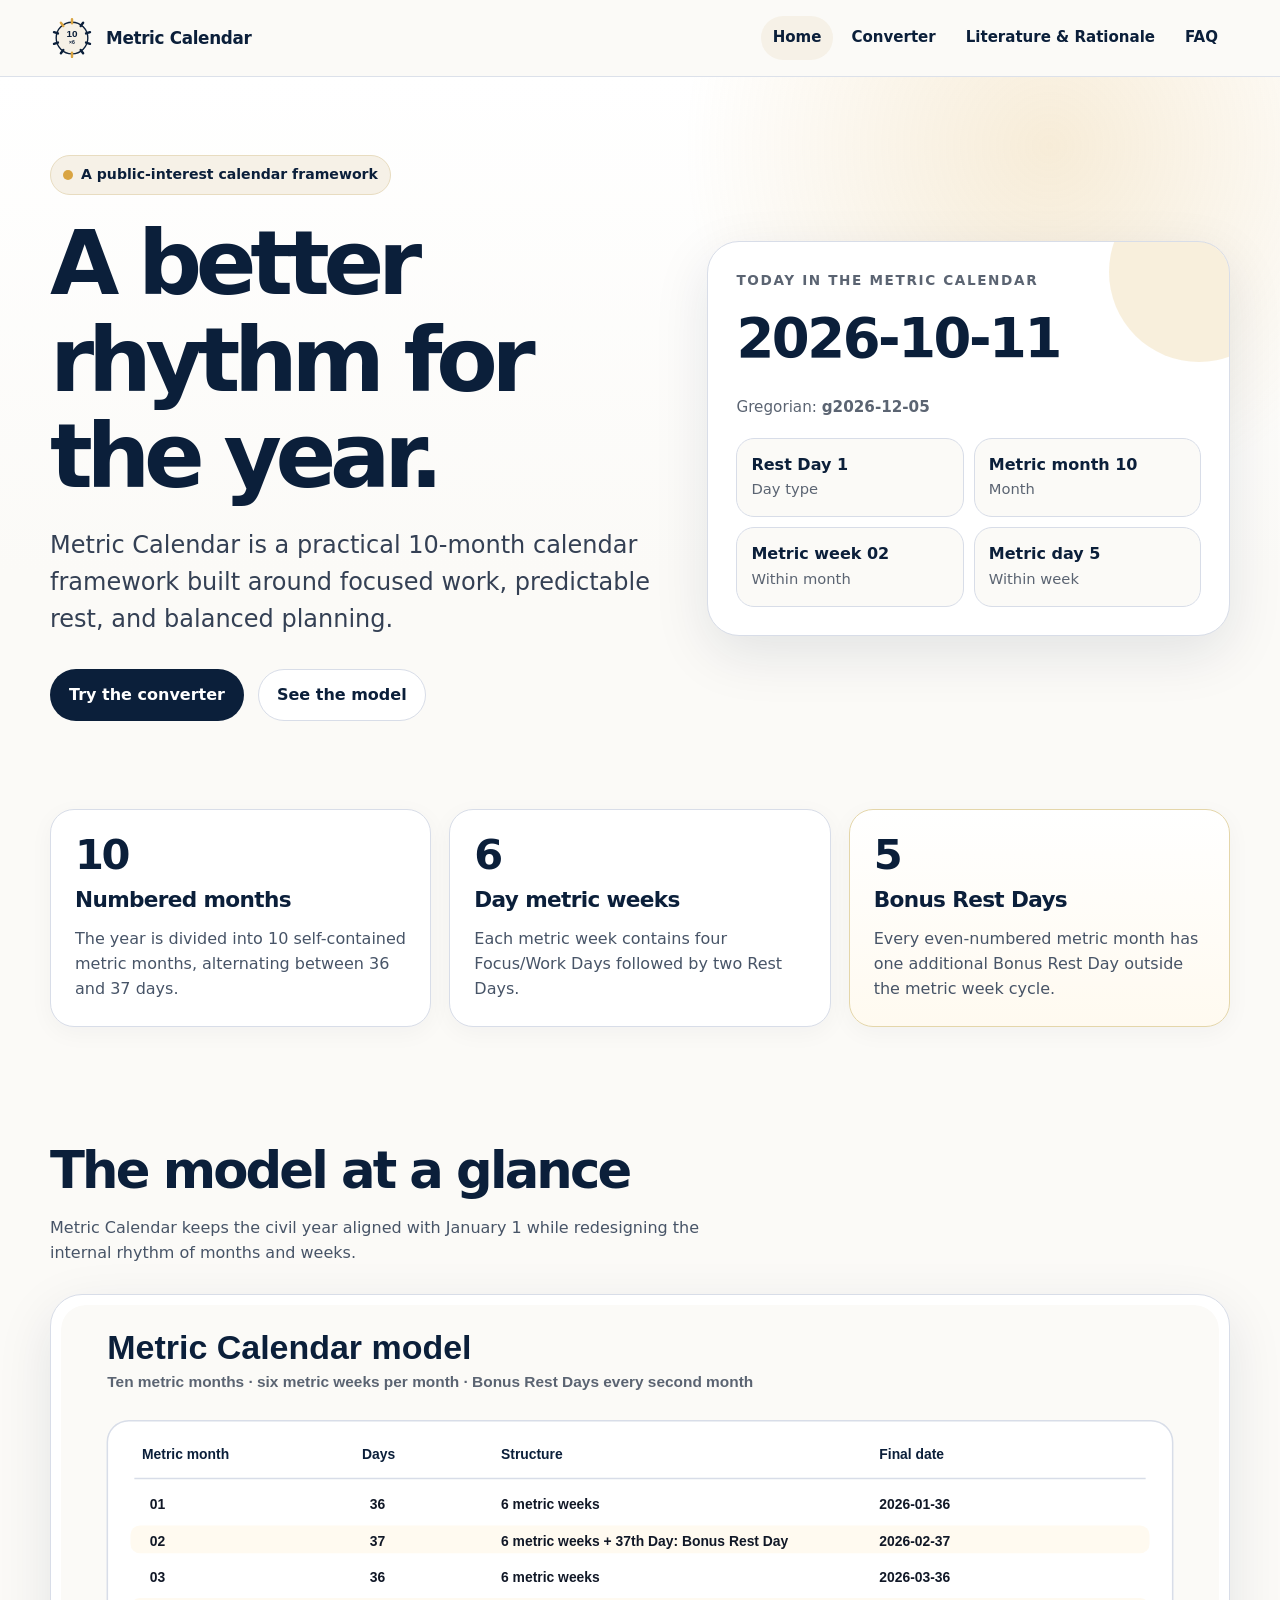
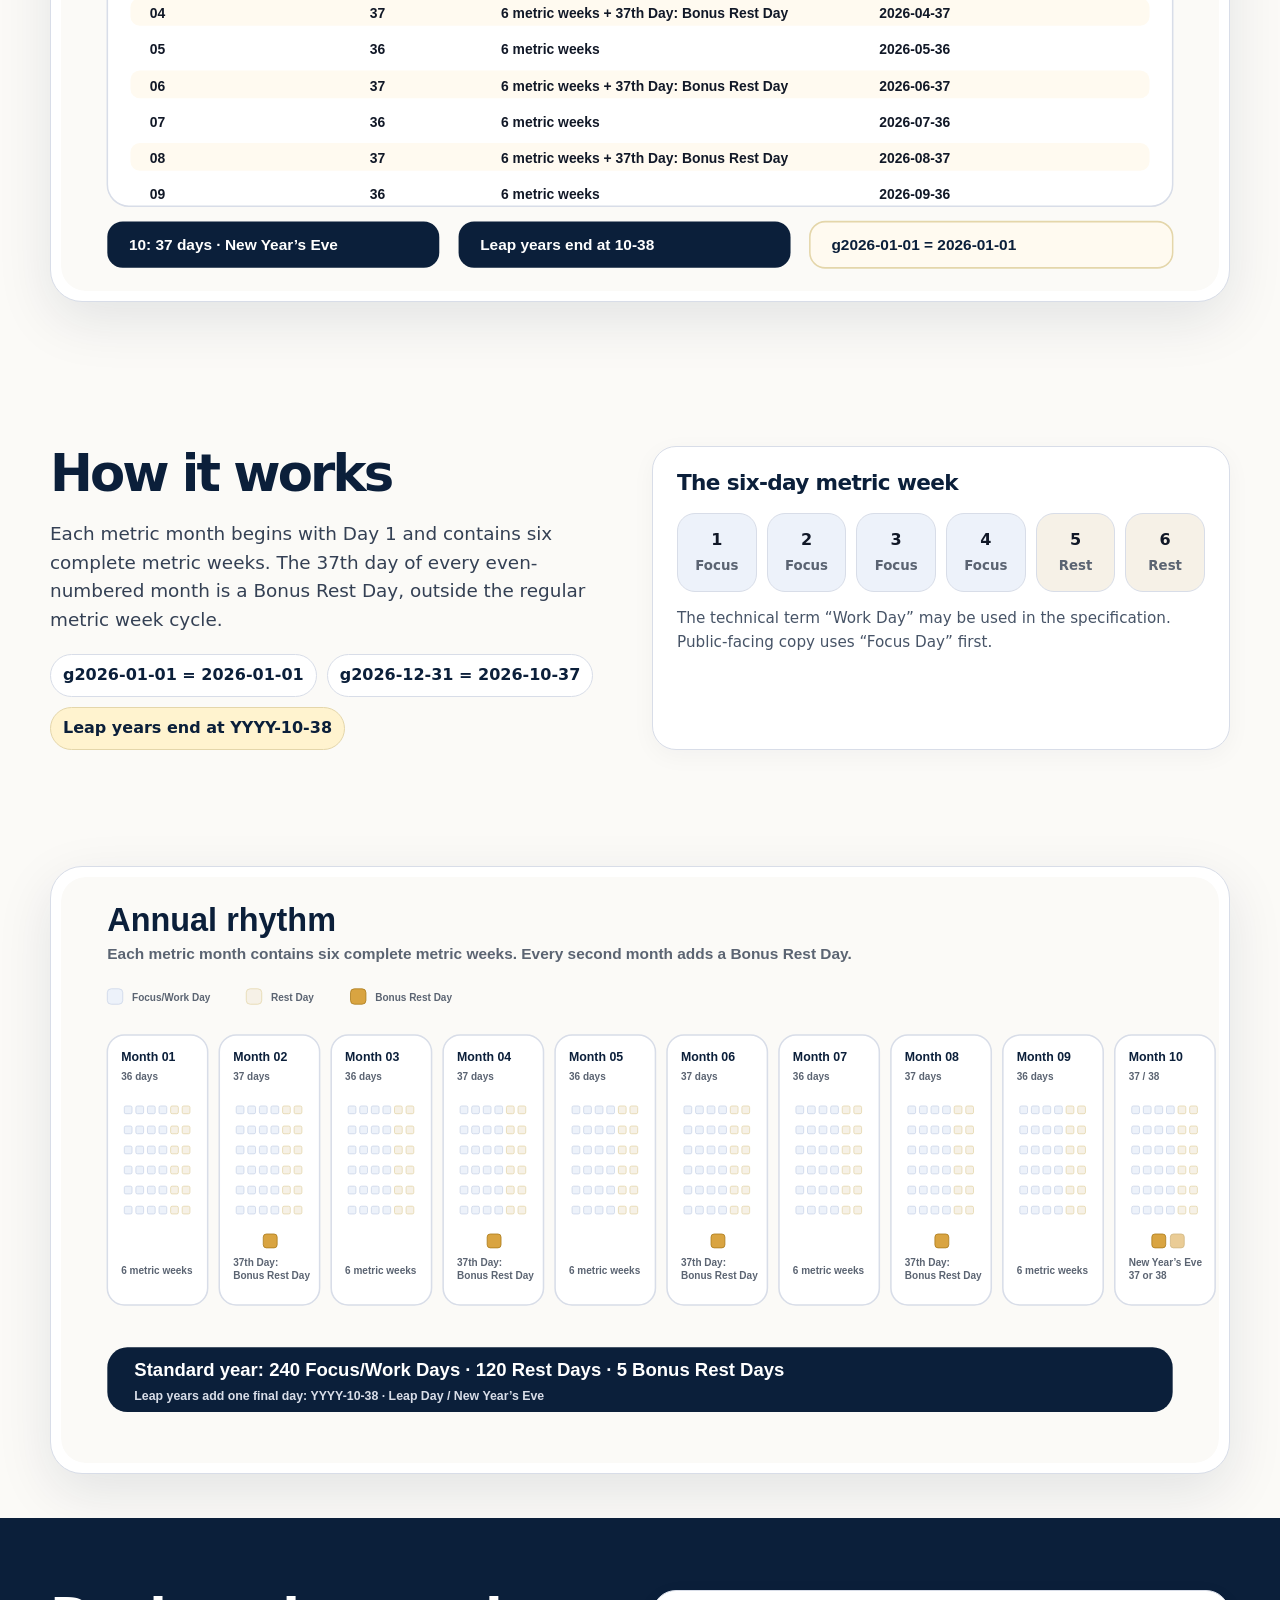
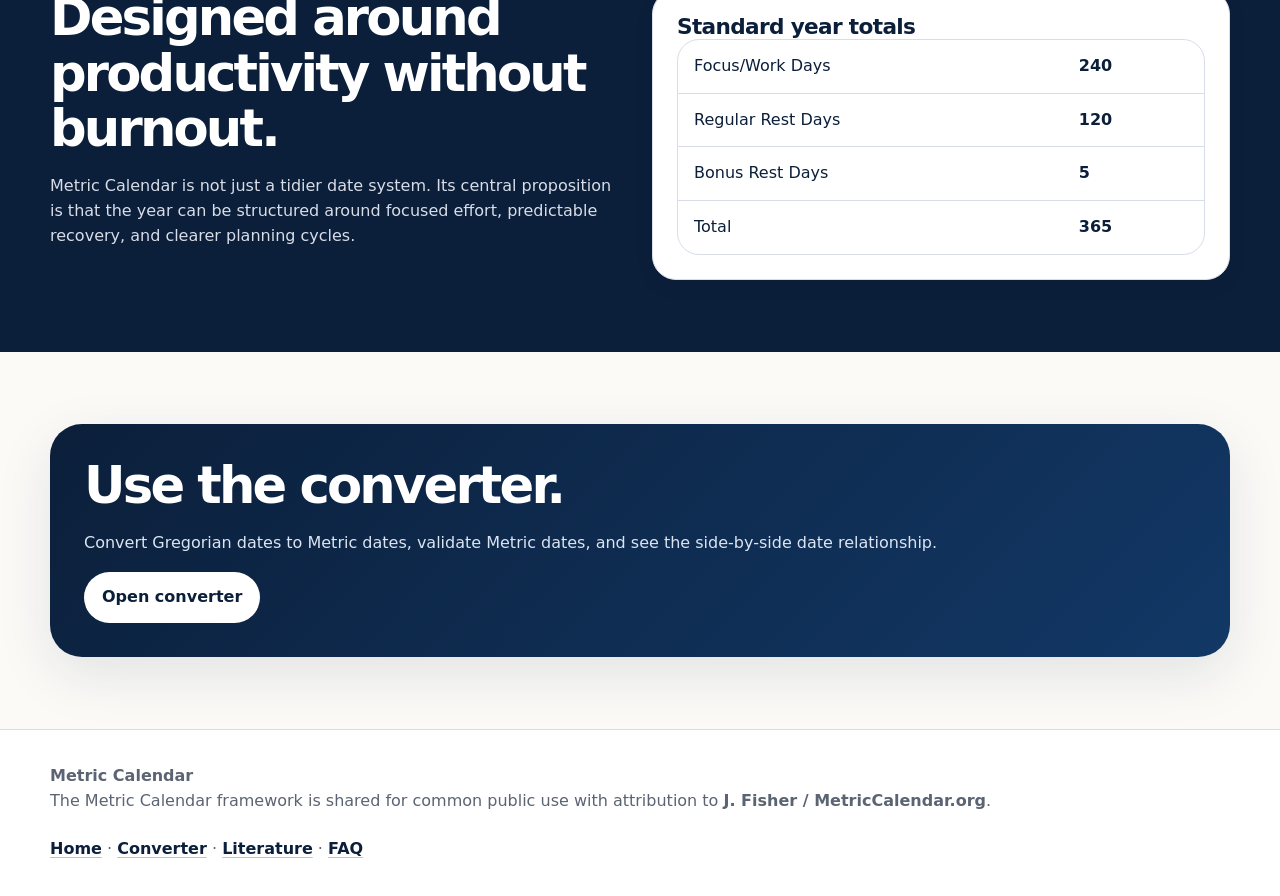
<file: index.html>
<!doctype html>
<html lang="en-CA">
<head>
  <meta charset="utf-8">
  <meta name="viewport" content="width=device-width, initial-scale=1">
  <title>Metric Calendar | Home</title>
  <meta name="description" content="A practical 10-month calendar framework built around focused work, predictable rest, and balanced planning.">
  <meta name="author" content="J. Fisher / MetricCalendar.org">
  <meta property="og:title" content="Metric Calendar | Home">
  <meta property="og:description" content="A practical 10-month calendar framework built around focused work, predictable rest, and balanced planning.">
  <meta property="og:type" content="website">
  <link rel="icon" href="assets/favicon.svg" type="image/svg+xml">
  <link rel="stylesheet" href="styles.css">
</head>
<body>
<a class="skip-link" href="#main">Skip to content</a>
<header class="site-header">
  <div class="container navbar">
    <a class="brand" href="index.html" aria-label="Metric Calendar home">
      <img src="assets/logo-mark.svg" alt="" width="44" height="44">
      <span>Metric Calendar</span>
    </a>
    <nav class="nav-links" aria-label="Main navigation">
      <a href="index.html" aria-current='page'>Home</a>
      <a href="converter.html" >Converter</a>
      <a href="rationale.html" >Literature &amp; Rationale</a>
      <a href="faq.html" >FAQ</a>
    </nav>
  </div>
</header>

<main id="main">
  <section class="hero">
    <div class="container hero-grid">
      <div>
        <span class="kicker">A public-interest calendar framework</span>
        <h1>A better rhythm for the year.</h1>
        <p class="lead">Metric Calendar is a practical 10-month calendar framework built around focused work, predictable rest, and balanced planning.</p>
        <div class="hero-actions">
          <a class="btn primary" href="converter.html">Try the converter</a>
          <a class="btn secondary" href="#model">See the model</a>
        </div>
      </div>
      <aside class="today-card" aria-label="Today's Metric Calendar date">
        <div class="label">Today in the Metric Calendar</div>
        <div class="metric-date" data-today-metric>YYYY-MM-DD</div>
        <p class="note">Gregorian: <strong data-today-gregorian>gYYYY-MM-DD</strong></p>
        <div class="today-meta">
          <div class="meta-box"><strong data-today-status>Focus Day</strong><span>Day type</span></div>
          <div class="meta-box"><strong data-today-month>Metric month --</strong><span>Month</span></div>
          <div class="meta-box"><strong data-today-week>Metric week --</strong><span>Within month</span></div>
          <div class="meta-box"><strong data-today-day>Metric day --</strong><span>Within week</span></div>
        </div>
      </aside>
    </div>
  </section>

  <section class="section tight">
    <div class="container grid-3">
      <article class="card">
        <div class="number">10</div>
        <h3>Numbered months</h3>
        <p>The year is divided into 10 self-contained metric months, alternating between 36 and 37 days.</p>
      </article>
      <article class="card">
        <div class="number">6</div>
        <h3>Day metric weeks</h3>
        <p>Each metric week contains four Focus/Work Days followed by two Rest Days.</p>
      </article>
      <article class="card highlight">
        <div class="number">5</div>
        <h3>Bonus Rest Days</h3>
        <p>Every even-numbered metric month has one additional Bonus Rest Day outside the metric week cycle.</p>
      </article>
    </div>
  </section>

  <section class="section" id="model">
    <div class="container">
      <div class="section-header">
        <div>
          <h2>The model at a glance</h2>
          <p>Metric Calendar keeps the civil year aligned with January 1 while redesigning the internal rhythm of months and weeks.</p>
        </div>
      </div>
      <div class="model-visual">
        <img src="assets/calendar-model-table.svg" alt="Formal table showing the Metric Calendar model.">
      </div>
    </div>
  </section>

  <section class="section">
    <div class="container grid-2">
      <div>
        <h2>How it works</h2>
        <p class="copy-large">Each metric month begins with Day 1 and contains six complete metric weeks. The 37th day of every even-numbered month is a Bonus Rest Day, outside the regular metric week cycle.</p>
        <div class="pill-row">
          <span class="pill">g2026-01-01 = 2026-01-01</span>
          <span class="pill">g2026-12-31 = 2026-10-37</span>
          <span class="pill gold">Leap years end at YYYY-10-38</span>
        </div>
      </div>
      <div class="card">
        <h3>The six-day metric week</h3>
        <div class="week-strip" aria-label="Six-day metric week">
          <div class="day-chip focus">1<small>Focus</small></div>
          <div class="day-chip focus">2<small>Focus</small></div>
          <div class="day-chip focus">3<small>Focus</small></div>
          <div class="day-chip focus">4<small>Focus</small></div>
          <div class="day-chip rest">5<small>Rest</small></div>
          <div class="day-chip rest">6<small>Rest</small></div>
        </div>
        <p class="note">The technical term “Work Day” may be used in the specification. Public-facing copy uses “Focus Day” first.</p>
      </div>
    </div>
  </section>

  <section class="section tight">
    <div class="container">
      <div class="model-visual">
        <img src="assets/annual-strip.svg" alt="Horizontal annual strip showing the Metric Calendar rhythm across 10 months.">
      </div>
    </div>
  </section>

  <section class="section dark">
    <div class="container grid-2">
      <div>
        <h2>Designed around productivity without burnout.</h2>
        <p>Metric Calendar is not just a tidier date system. Its central proposition is that the year can be structured around focused effort, predictable recovery, and clearer planning cycles.</p>
      </div>
      <div class="card white-card">
        <h3>Standard year totals</h3>
        <table class="spec-table">
          <tbody>
            <tr><td>Focus/Work Days</td><td><strong>240</strong></td></tr>
            <tr><td>Regular Rest Days</td><td><strong>120</strong></td></tr>
            <tr><td>Bonus Rest Days</td><td><strong>5</strong></td></tr>
            <tr><td>Total</td><td><strong>365</strong></td></tr>
          </tbody>
        </table>
      </div>
    </div>
  </section>

  <section class="section">
    <div class="container callout">
      <h2>Use the converter.</h2>
      <p>Convert Gregorian dates to Metric dates, validate Metric dates, and see the side-by-side date relationship.</p>
      <a class="btn secondary" href="converter.html">Open converter</a>
    </div>
  </section>
</main>

<footer class="footer">
  <div class="container footer-grid">
    <div>
      <p><strong>Metric Calendar</strong></p>
      <p>The Metric Calendar framework is shared for common public use with attribution to <strong>J. Fisher / MetricCalendar.org</strong>.</p>
    </div>
    <div>
      <p><a href="index.html">Home</a> · <a href="converter.html">Converter</a> · <a href="rationale.html">Literature</a> · <a href="faq.html">FAQ</a></p>
    </div>
  </div>
</footer>
<script src="script.js"></script>
</body>
</html>
</file>
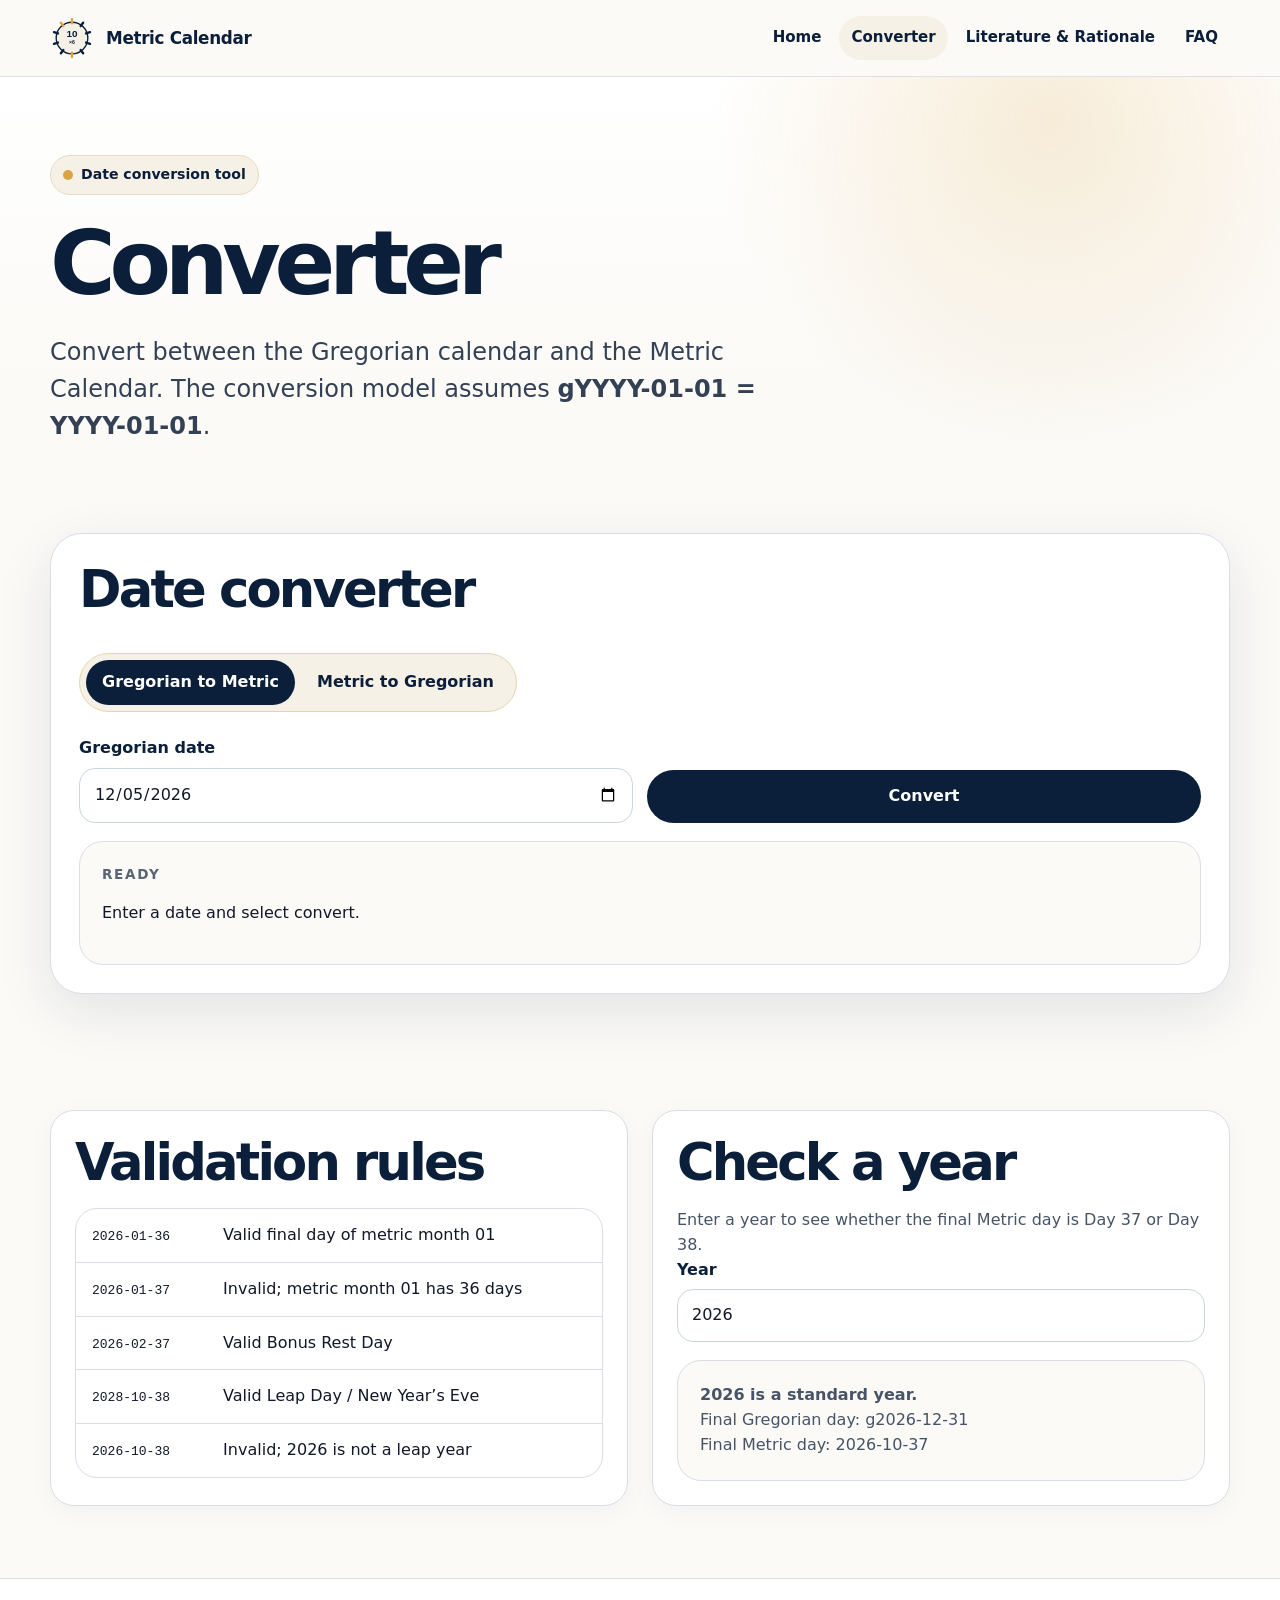
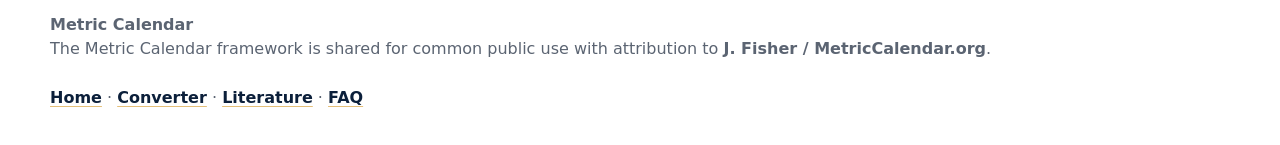
<file: converter.html>
<!doctype html>
<html lang="en-CA">
<head>
  <meta charset="utf-8">
  <meta name="viewport" content="width=device-width, initial-scale=1">
  <title>Metric Calendar | Converter</title>
  <meta name="description" content="Convert Gregorian dates to Metric Calendar dates and Metric Calendar dates back to Gregorian dates.">
  <meta name="author" content="J. Fisher / MetricCalendar.org">
  <meta property="og:title" content="Metric Calendar | Converter">
  <meta property="og:description" content="Convert Gregorian dates to Metric Calendar dates and Metric Calendar dates back to Gregorian dates.">
  <meta property="og:type" content="website">
  <link rel="icon" href="assets/favicon.svg" type="image/svg+xml">
  <link rel="stylesheet" href="styles.css">
</head>
<body>
<a class="skip-link" href="#main">Skip to content</a>
<header class="site-header">
  <div class="container navbar">
    <a class="brand" href="index.html" aria-label="Metric Calendar home">
      <img src="assets/logo-mark.svg" alt="" width="44" height="44">
      <span>Metric Calendar</span>
    </a>
    <nav class="nav-links" aria-label="Main navigation">
      <a href="index.html" >Home</a>
      <a href="converter.html" aria-current='page'>Converter</a>
      <a href="rationale.html" >Literature &amp; Rationale</a>
      <a href="faq.html" >FAQ</a>
    </nav>
  </div>
</header>

<main id="main">
  <section class="hero">
    <div class="container">
      <span class="kicker">Date conversion tool</span>
      <h1>Converter</h1>
      <p class="lead">Convert between the Gregorian calendar and the Metric Calendar. The conversion model assumes <strong>gYYYY-01-01 = YYYY-01-01</strong>.</p>
    </div>
  </section>

  <section class="section tight">
    <div class="container">
      <section class="converter-panel" aria-labelledby="converter-heading">
        <h2 id="converter-heading">Date converter</h2>
        <div class="converter-toggle" role="group" aria-label="Choose conversion direction">
          <button type="button" class="active" data-converter-mode="gregorianToMetric">Gregorian to Metric</button>
          <button type="button" data-converter-mode="metricToGregorian">Metric to Gregorian</button>
        </div>

        <form data-gregorian-form data-panel-gregorian>
          <div class="form-grid two">
            <div>
              <label for="gregorian-date">Gregorian date</label>
              <input id="gregorian-date" data-gregorian-input type="date" required>
            </div>
            <button class="btn primary" type="submit">Convert</button>
          </div>
        </form>

        <form data-metric-form data-panel-metric class="hidden">
          <div class="form-grid">
            <div>
              <label for="metric-year">Metric year</label>
              <input id="metric-year" data-metric-year type="number" min="1" step="1" required>
            </div>
            <div>
              <label for="metric-month">Metric month</label>
              <select id="metric-month" data-metric-month required>
                <option value="1">01</option><option value="2">02</option><option value="3">03</option><option value="4">04</option><option value="5">05</option>
                <option value="6">06</option><option value="7">07</option><option value="8">08</option><option value="9">09</option><option value="10">10</option>
              </select>
            </div>
            <div>
              <label for="metric-day">Day</label>
              <input id="metric-day" data-metric-day type="number" min="1" max="38" value="1" step="1" required>
            </div>
          </div>
          <div style="margin-top:14px"><button class="btn primary" type="submit">Convert</button></div>
        </form>

        <div class="result-box" data-converter-result aria-live="polite">
          <div class="result-title">Ready</div>
          <p>Enter a date and select convert.</p>
        </div>
      </section>
    </div>
  </section>

  <section class="section">
    <div class="container grid-2">
      <article class="card">
        <h2>Validation rules</h2>
        <table class="spec-table">
          <tbody>
            <tr><td><code>2026-01-36</code></td><td>Valid final day of metric month 01</td></tr>
            <tr><td><code>2026-01-37</code></td><td>Invalid; metric month 01 has 36 days</td></tr>
            <tr><td><code>2026-02-37</code></td><td>Valid Bonus Rest Day</td></tr>
            <tr><td><code>2028-10-38</code></td><td>Valid Leap Day / New Year’s Eve</td></tr>
            <tr><td><code>2026-10-38</code></td><td>Invalid; 2026 is not a leap year</td></tr>
          </tbody>
        </table>
      </article>
      <article class="card">
        <h2>Check a year</h2>
        <p>Enter a year to see whether the final Metric day is Day 37 or Day 38.</p>
        <label for="year-example">Year</label>
        <input id="year-example" data-year-example type="number" min="1" step="1">
        <p class="result-box" data-year-example-output></p>
      </article>
    </div>
  </section>
</main>

<footer class="footer">
  <div class="container footer-grid">
    <div>
      <p><strong>Metric Calendar</strong></p>
      <p>The Metric Calendar framework is shared for common public use with attribution to <strong>J. Fisher / MetricCalendar.org</strong>.</p>
    </div>
    <div>
      <p><a href="index.html">Home</a> · <a href="converter.html">Converter</a> · <a href="rationale.html">Literature</a> · <a href="faq.html">FAQ</a></p>
    </div>
  </div>
</footer>
<script src="script.js"></script>
</body>
</html>
</file>
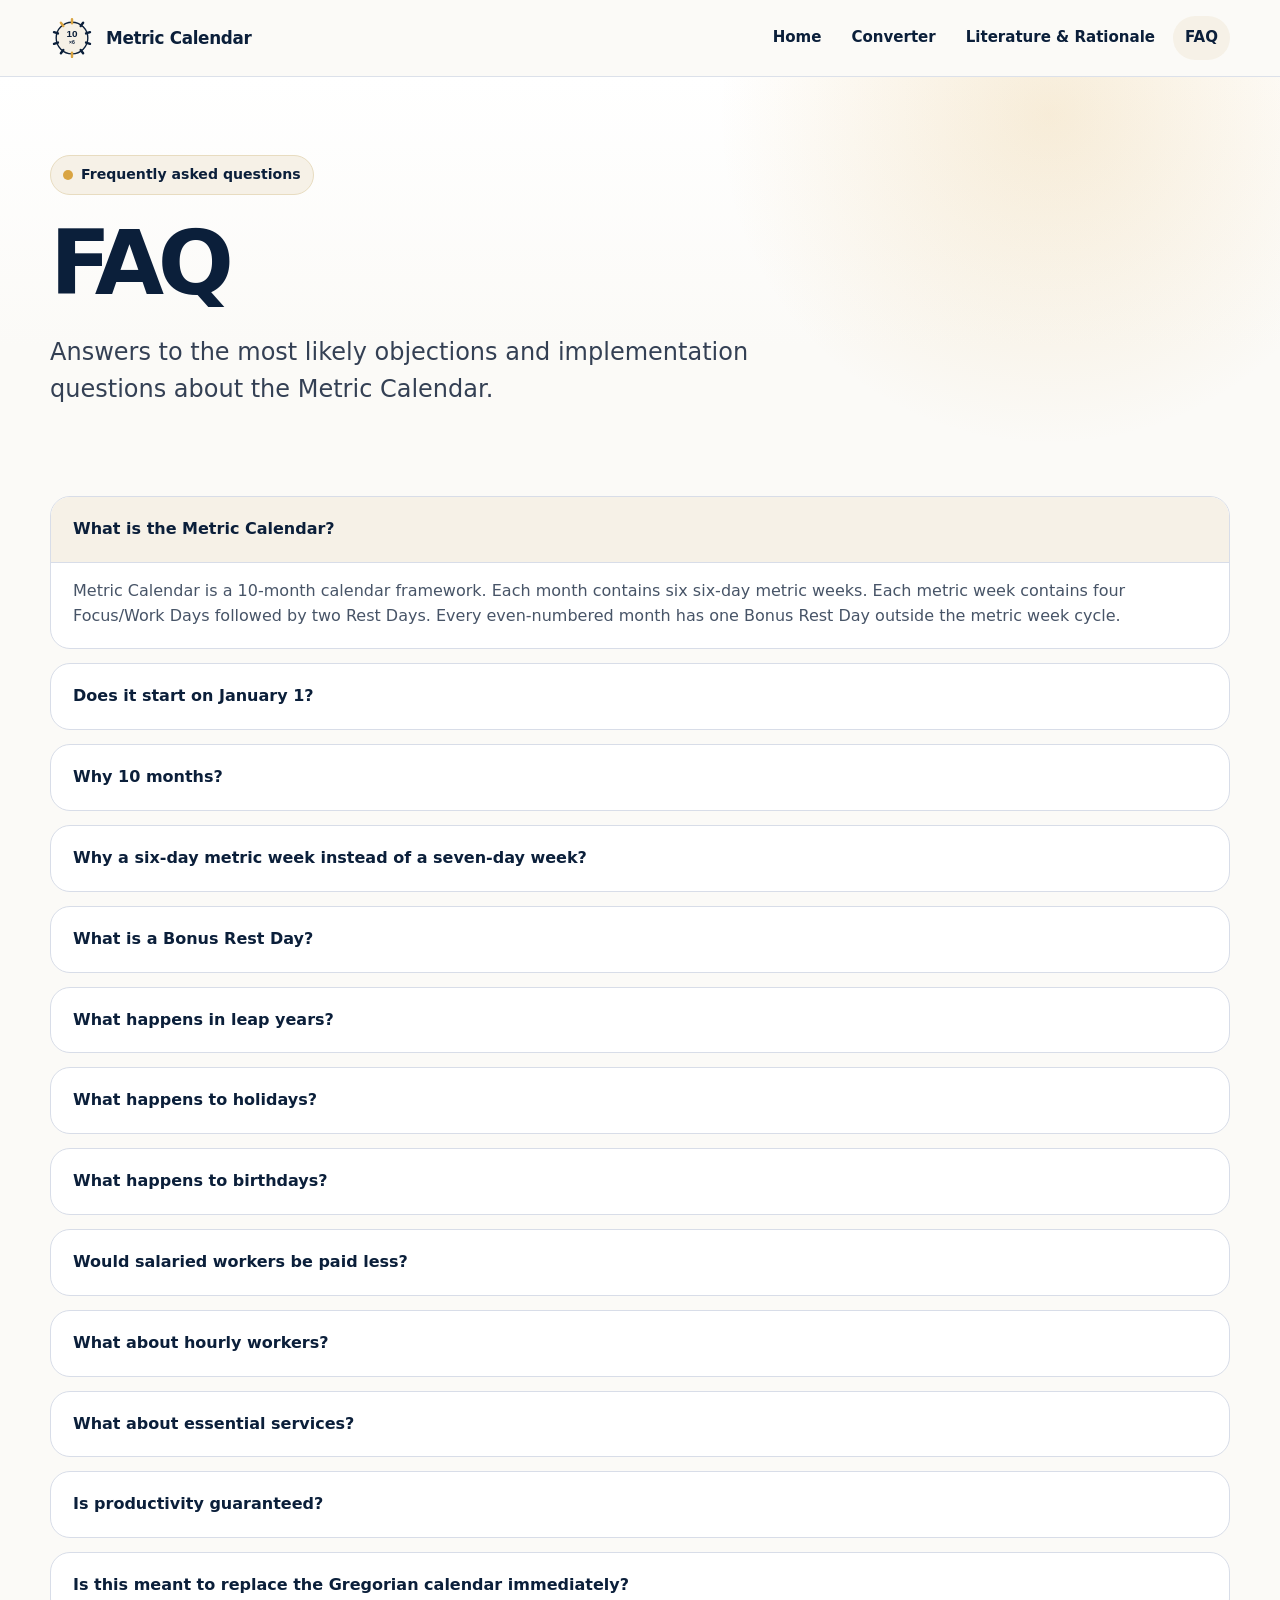
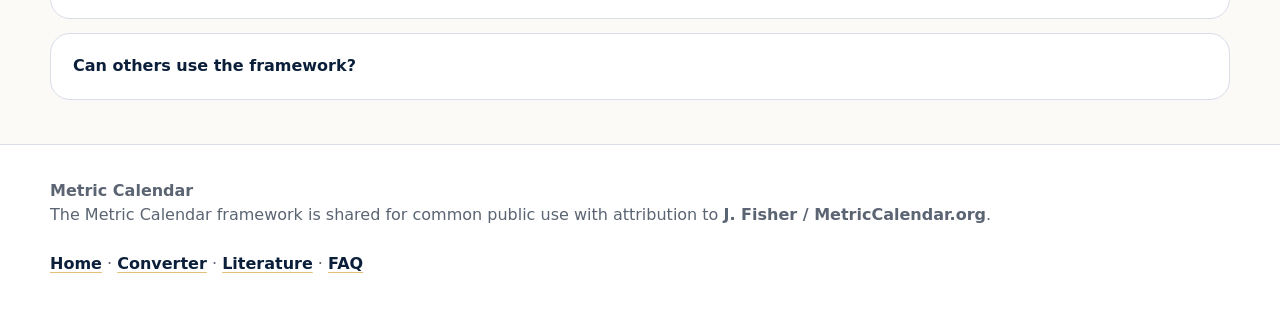
<file: faq.html>
<!doctype html>
<html lang="en-CA">
<head>
  <meta charset="utf-8">
  <meta name="viewport" content="width=device-width, initial-scale=1">
  <title>Metric Calendar | FAQ</title>
  <meta name="description" content="Frequently asked questions about the Metric Calendar framework, six-day metric weeks, Bonus Rest Days, holidays, salary, and implementation.">
  <meta name="author" content="J. Fisher / MetricCalendar.org">
  <meta property="og:title" content="Metric Calendar | FAQ">
  <meta property="og:description" content="Frequently asked questions about the Metric Calendar framework, six-day metric weeks, Bonus Rest Days, holidays, salary, and implementation.">
  <meta property="og:type" content="website">
  <link rel="icon" href="assets/favicon.svg" type="image/svg+xml">
  <link rel="stylesheet" href="styles.css">
</head>
<body>
<a class="skip-link" href="#main">Skip to content</a>
<header class="site-header">
  <div class="container navbar">
    <a class="brand" href="index.html" aria-label="Metric Calendar home">
      <img src="assets/logo-mark.svg" alt="" width="44" height="44">
      <span>Metric Calendar</span>
    </a>
    <nav class="nav-links" aria-label="Main navigation">
      <a href="index.html" >Home</a>
      <a href="converter.html" >Converter</a>
      <a href="rationale.html" >Literature &amp; Rationale</a>
      <a href="faq.html" aria-current='page'>FAQ</a>
    </nav>
  </div>
</header>

<main id="main">
  <section class="hero">
    <div class="container">
      <span class="kicker">Frequently asked questions</span>
      <h1>FAQ</h1>
      <p class="lead">Answers to the most likely objections and implementation questions about the Metric Calendar.</p>
    </div>
  </section>

  <section class="section tight">
    <div class="container faq-list">
      <details open>
        <summary>What is the Metric Calendar?</summary>
        <p>Metric Calendar is a 10-month calendar framework. Each month contains six six-day metric weeks. Each metric week contains four Focus/Work Days followed by two Rest Days. Every even-numbered month has one Bonus Rest Day outside the metric week cycle.</p>
      </details>

      <details>
        <summary>Does it start on January 1?</summary>
        <p>Yes. The conversion model is designed for practical adoption: <strong>gYYYY-01-01 = YYYY-01-01</strong>. In a standard year, <strong>gYYYY-12-31 = YYYY-10-37</strong>. In a leap year, the final day is <strong>YYYY-10-38</strong>.</p>
      </details>

      <details>
        <summary>Why 10 months?</summary>
        <p>Ten months gives the year a simple decimal structure. It supports clear planning cycles while avoiding the uneven month lengths of the Gregorian calendar.</p>
      </details>

      <details>
        <summary>Why a six-day metric week instead of a seven-day week?</summary>
        <p>The six-day metric week creates a consistent rhythm: four Focus/Work Days followed by two Rest Days. It is designed around human recovery and organizational planning rather than preserving the inherited seven-day cycle.</p>
      </details>

      <details>
        <summary>What is a Bonus Rest Day?</summary>
        <p>A Bonus Rest Day is the 37th day of every even-numbered month. It belongs to the month but sits outside the regular six-day metric week cycle.</p>
      </details>

      <details>
        <summary>What happens in leap years?</summary>
        <p>The Metric Calendar uses the Gregorian leap-year rule. In leap years, metric month 10 has 38 days. The final day, <strong>YYYY-10-38</strong>, is Leap Day / New Year’s Eve.</p>
      </details>

      <details>
        <summary>What happens to holidays?</summary>
        <p>The Metric Calendar does not abolish cultural, religious, or statutory holidays. They can be mapped separately, much as multiple cultural and religious calendars already coexist within public life.</p>
      </details>

      <details>
        <summary>What happens to birthdays?</summary>
        <p>Birthdays can be converted by date using the converter. During any transition period, Gregorian and Metric dates should be shown side-by-side to avoid confusion.</p>
      </details>

      <details>
        <summary>Would salaried workers be paid less?</summary>
        <p>No. The framework assumes salaried compensation should not be reduced simply because work is organized into a healthier rhythm.</p>
      </details>

      <details>
        <summary>What about hourly workers?</summary>
        <p>Hourly, shift-based, and essential-service workplaces would require sector-specific implementation models that preserve fair pay, labour protections, and service coverage.</p>
      </details>

      <details>
        <summary>What about essential services?</summary>
        <p>Healthcare, transit, emergency services, utilities, hospitality, manufacturing, and other continuous services would use rotating schedules, just as many do today.</p>
      </details>

      <details>
        <summary>Is productivity guaranteed?</summary>
        <p>No. The Metric Calendar is designed to support productivity without burnout, but outcomes depend on implementation. Research on shorter workweeks suggests the best results occur when organizations redesign meetings, workflows, coverage, and expectations.</p>
      </details>

      <details>
        <summary>Is this meant to replace the Gregorian calendar immediately?</summary>
        <p>No. The first practical use is as an organizational calendar framework and planning overlay. Broader civil reform would require far more public discussion, research, and institutional adoption.</p>
      </details>

      <details>
        <summary>Can others use the framework?</summary>
        <p>Yes. The framework is shared for common public use with attribution to <strong>J. Fisher / MetricCalendar.org</strong>.</p>
      </details>
    </div>
  </section>
</main>

<footer class="footer">
  <div class="container footer-grid">
    <div>
      <p><strong>Metric Calendar</strong></p>
      <p>The Metric Calendar framework is shared for common public use with attribution to <strong>J. Fisher / MetricCalendar.org</strong>.</p>
    </div>
    <div>
      <p><a href="index.html">Home</a> · <a href="converter.html">Converter</a> · <a href="rationale.html">Literature</a> · <a href="faq.html">FAQ</a></p>
    </div>
  </div>
</footer>
<script src="script.js"></script>
</body>
</html>
</file>
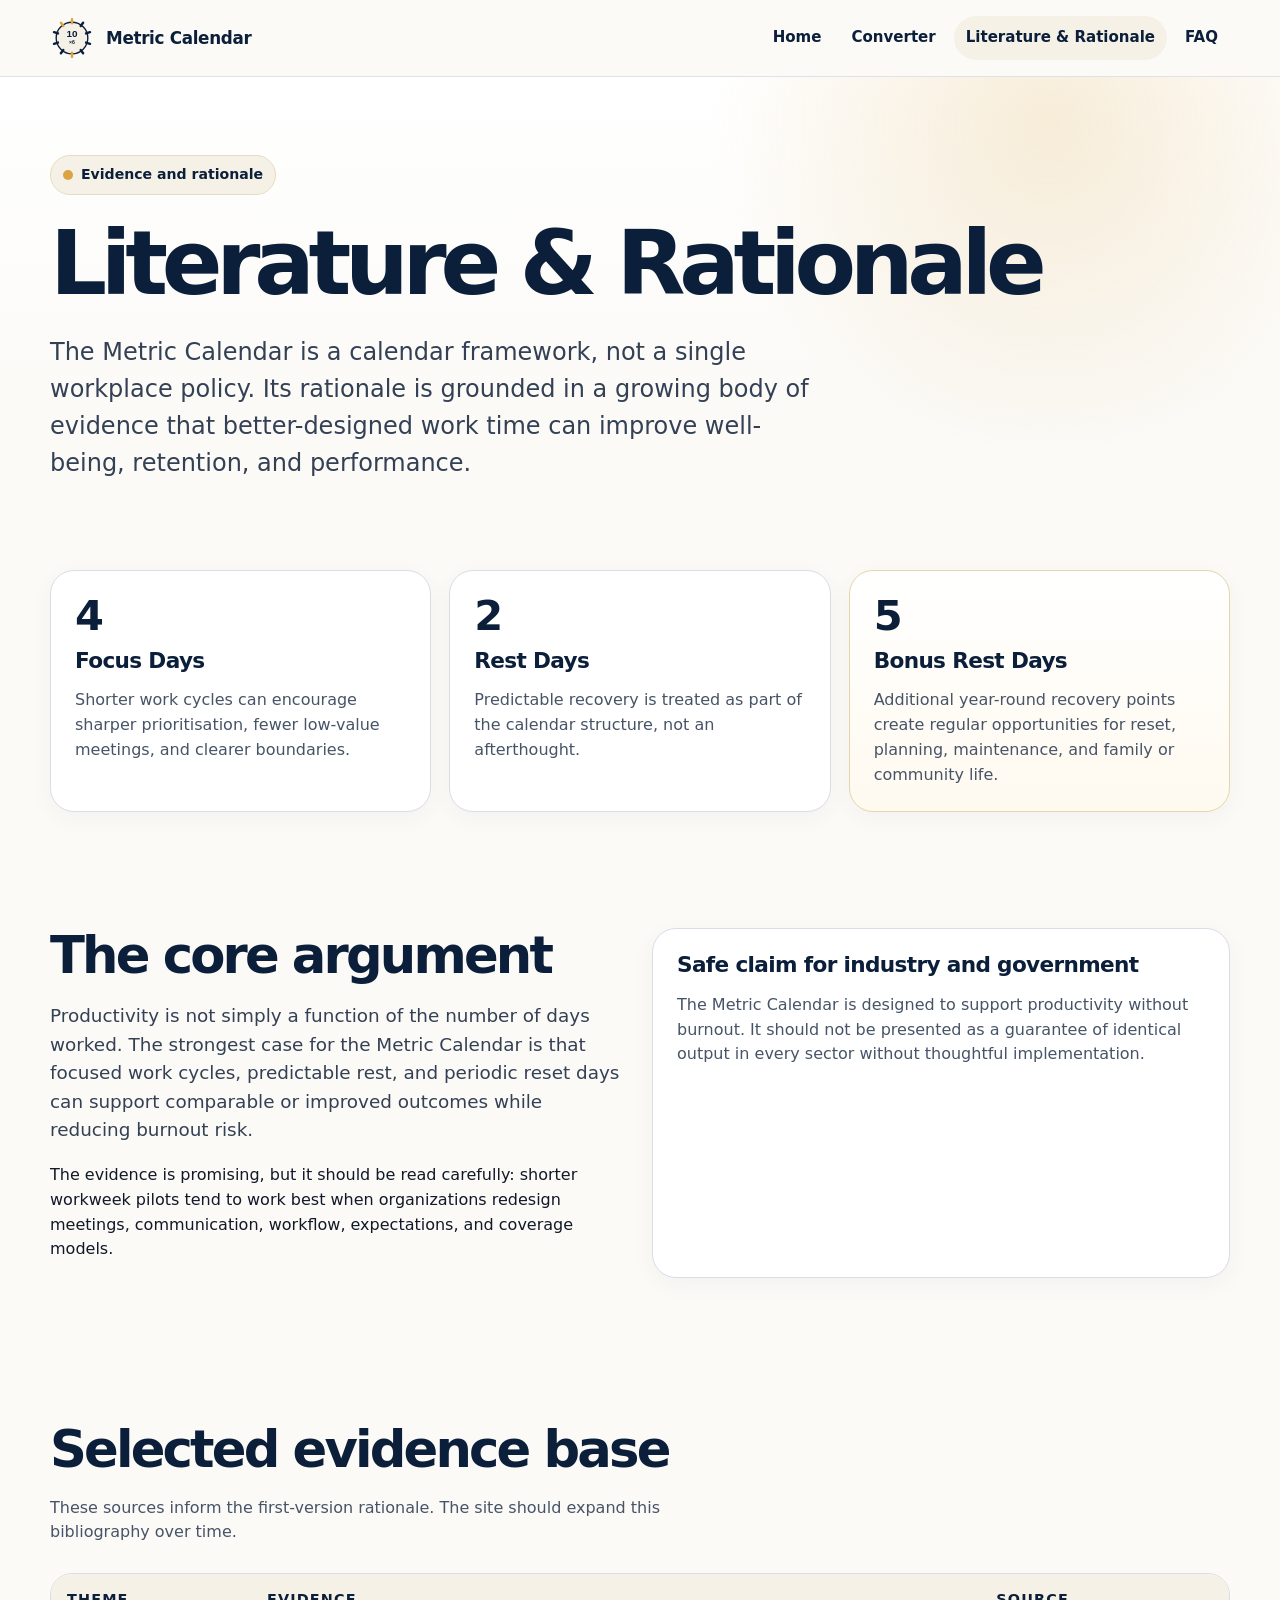
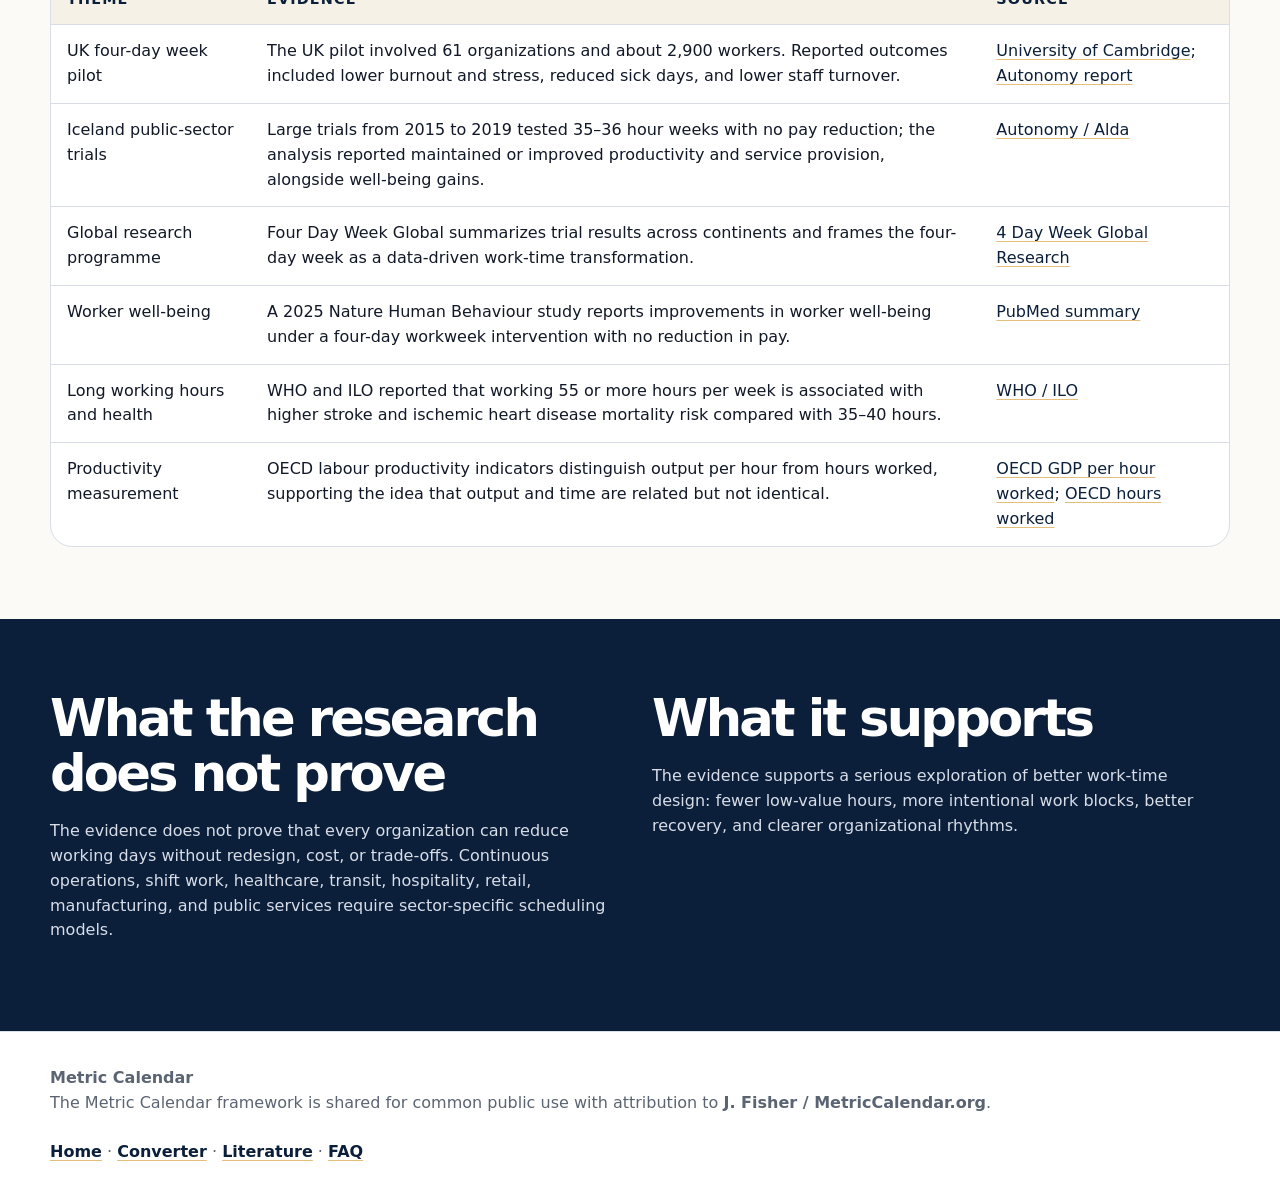
<file: rationale.html>
<!doctype html>
<html lang="en-CA">
<head>
  <meta charset="utf-8">
  <meta name="viewport" content="width=device-width, initial-scale=1">
  <title>Metric Calendar | Literature & Rationale</title>
  <meta name="description" content="Research-backed rationale for the Metric Calendar: focused work, predictable rest, burnout reduction, and planning clarity.">
  <meta name="author" content="J. Fisher / MetricCalendar.org">
  <meta property="og:title" content="Metric Calendar | Literature & Rationale">
  <meta property="og:description" content="Research-backed rationale for the Metric Calendar: focused work, predictable rest, burnout reduction, and planning clarity.">
  <meta property="og:type" content="website">
  <link rel="icon" href="assets/favicon.svg" type="image/svg+xml">
  <link rel="stylesheet" href="styles.css">
</head>
<body>
<a class="skip-link" href="#main">Skip to content</a>
<header class="site-header">
  <div class="container navbar">
    <a class="brand" href="index.html" aria-label="Metric Calendar home">
      <img src="assets/logo-mark.svg" alt="" width="44" height="44">
      <span>Metric Calendar</span>
    </a>
    <nav class="nav-links" aria-label="Main navigation">
      <a href="index.html" >Home</a>
      <a href="converter.html" >Converter</a>
      <a href="rationale.html" aria-current='page'>Literature &amp; Rationale</a>
      <a href="faq.html" >FAQ</a>
    </nav>
  </div>
</header>

<main id="main">
  <section class="hero">
    <div class="container">
      <span class="kicker">Evidence and rationale</span>
      <h1>Literature &amp; Rationale</h1>
      <p class="lead">The Metric Calendar is a calendar framework, not a single workplace policy. Its rationale is grounded in a growing body of evidence that better-designed work time can improve well-being, retention, and performance.</p>
    </div>
  </section>

  <section class="section tight">
    <div class="container grid-3">
      <article class="card">
        <div class="number">4</div>
        <h3>Focus Days</h3>
        <p>Shorter work cycles can encourage sharper prioritisation, fewer low-value meetings, and clearer boundaries.</p>
      </article>
      <article class="card">
        <div class="number">2</div>
        <h3>Rest Days</h3>
        <p>Predictable recovery is treated as part of the calendar structure, not an afterthought.</p>
      </article>
      <article class="card highlight">
        <div class="number">5</div>
        <h3>Bonus Rest Days</h3>
        <p>Additional year-round recovery points create regular opportunities for reset, planning, maintenance, and family or community life.</p>
      </article>
    </div>
  </section>

  <section class="section">
    <div class="container grid-2">
      <div>
        <h2>The core argument</h2>
        <p class="copy-large">Productivity is not simply a function of the number of days worked. The strongest case for the Metric Calendar is that focused work cycles, predictable rest, and periodic reset days can support comparable or improved outcomes while reducing burnout risk.</p>
        <p>The evidence is promising, but it should be read carefully: shorter workweek pilots tend to work best when organizations redesign meetings, communication, workflow, expectations, and coverage models.</p>
      </div>
      <div class="card">
        <h3>Safe claim for industry and government</h3>
        <p>The Metric Calendar is designed to support productivity without burnout. It should not be presented as a guarantee of identical output in every sector without thoughtful implementation.</p>
      </div>
    </div>
  </section>

  <section class="section">
    <div class="container">
      <div class="section-header">
        <div>
          <h2>Selected evidence base</h2>
          <p>These sources inform the first-version rationale. The site should expand this bibliography over time.</p>
        </div>
      </div>
      <table class="source-table">
        <thead>
          <tr><th>Theme</th><th>Evidence</th><th>Source</th></tr>
        </thead>
        <tbody>
          <tr>
            <td>UK four-day week pilot</td>
            <td>The UK pilot involved 61 organizations and about 2,900 workers. Reported outcomes included lower burnout and stress, reduced sick days, and lower staff turnover.</td>
            <td><a href="https://www.cam.ac.uk/stories/fourdayweek" rel="noopener">University of Cambridge</a>; <a href="https://autonomy.work/portfolio/uk4dwpilotresults/" rel="noopener">Autonomy report</a></td>
          </tr>
          <tr>
            <td>Iceland public-sector trials</td>
            <td>Large trials from 2015 to 2019 tested 35–36 hour weeks with no pay reduction; the analysis reported maintained or improved productivity and service provision, alongside well-being gains.</td>
            <td><a href="https://autonomy.work/portfolio/icelandsww/" rel="noopener">Autonomy / Alda</a></td>
          </tr>
          <tr>
            <td>Global research programme</td>
            <td>Four Day Week Global summarizes trial results across continents and frames the four-day week as a data-driven work-time transformation.</td>
            <td><a href="https://www.4dayweek.com/research" rel="noopener">4 Day Week Global Research</a></td>
          </tr>
          <tr>
            <td>Worker well-being</td>
            <td>A 2025 Nature Human Behaviour study reports improvements in worker well-being under a four-day workweek intervention with no reduction in pay.</td>
            <td><a href="https://pubmed.ncbi.nlm.nih.gov/40691306/" rel="noopener">PubMed summary</a></td>
          </tr>
          <tr>
            <td>Long working hours and health</td>
            <td>WHO and ILO reported that working 55 or more hours per week is associated with higher stroke and ischemic heart disease mortality risk compared with 35–40 hours.</td>
            <td><a href="https://www.who.int/news/item/17-05-2021-long-working-hours-increasing-deaths-from-heart-disease-and-stroke-who-ilo" rel="noopener">WHO / ILO</a></td>
          </tr>
          <tr>
            <td>Productivity measurement</td>
            <td>OECD labour productivity indicators distinguish output per hour from hours worked, supporting the idea that output and time are related but not identical.</td>
            <td><a href="https://www.oecd.org/en/data/indicators/gdp-per-hour-worked.html" rel="noopener">OECD GDP per hour worked</a>; <a href="https://www.oecd.org/en/data/indicators/hours-worked.html" rel="noopener">OECD hours worked</a></td>
          </tr>
        </tbody>
      </table>
    </div>
  </section>

  <section class="section dark">
    <div class="container grid-2">
      <div>
        <h2>What the research does not prove</h2>
        <p>The evidence does not prove that every organization can reduce working days without redesign, cost, or trade-offs. Continuous operations, shift work, healthcare, transit, hospitality, retail, manufacturing, and public services require sector-specific scheduling models.</p>
      </div>
      <div>
        <h2>What it supports</h2>
        <p>The evidence supports a serious exploration of better work-time design: fewer low-value hours, more intentional work blocks, better recovery, and clearer organizational rhythms.</p>
      </div>
    </div>
  </section>
</main>

<footer class="footer">
  <div class="container footer-grid">
    <div>
      <p><strong>Metric Calendar</strong></p>
      <p>The Metric Calendar framework is shared for common public use with attribution to <strong>J. Fisher / MetricCalendar.org</strong>.</p>
    </div>
    <div>
      <p><a href="index.html">Home</a> · <a href="converter.html">Converter</a> · <a href="rationale.html">Literature</a> · <a href="faq.html">FAQ</a></p>
    </div>
  </div>
</footer>
<script src="script.js"></script>
</body>
</html>
</file>
<file: styles.css>
/* Metric Calendar — GitHub Pages static site
   Attribution: J. Fisher / MetricCalendar.org */

:root{
  --navy:#0b1f3a;
  --navy-2:#102a4d;
  --gold:#d9a441;
  --paper:#fbfaf7;
  --cream:#f6f1e7;
  --ink:#111827;
  --muted:#5b6472;
  --line:#d8dde8;
  --card:#ffffff;
  --focus:#edf2fa;
  --rest:#f6f1e7;
  --bonus:#fff3cf;
  --success:#e9f6ef;
  --error:#fff0f0;
  --shadow:0 18px 55px rgba(11,31,58,.10);
  --radius:24px;
  --max:1180px;
}

*{box-sizing:border-box}
html{scroll-behavior:smooth}
body{
  margin:0;
  font-family:Aptos, Inter, ui-sans-serif, system-ui, -apple-system, BlinkMacSystemFont, "Segoe UI", Arial, sans-serif;
  color:var(--ink);
  background:var(--paper);
  line-height:1.55;
}
img{max-width:100%;height:auto}
a{color:var(--navy);text-decoration-color:rgba(217,164,65,.7);text-underline-offset:3px}
a:hover{text-decoration-color:var(--navy)}
.container{width:min(var(--max), calc(100% - 40px));margin-inline:auto}
.skip-link{
  position:absolute;left:-999px;top:12px;z-index:20;background:#fff;color:var(--navy);
  padding:10px 14px;border-radius:12px;border:1px solid var(--line)
}
.skip-link:focus{left:12px}

.site-header{
  position:sticky;top:0;z-index:10;background:rgba(251,250,247,.92);
  backdrop-filter:blur(16px);border-bottom:1px solid rgba(216,221,232,.85)
}
.navbar{display:flex;align-items:center;justify-content:space-between;gap:24px;padding:16px 0}
.brand{display:flex;align-items:center;gap:12px;text-decoration:none;color:var(--navy);font-weight:850;letter-spacing:-.02em}
.brand img{width:44px;height:44px}
.brand span{font-size:1.05rem}
.nav-links{display:flex;align-items:center;gap:6px;flex-wrap:wrap;justify-content:flex-end}
.nav-links a{
  text-decoration:none;color:var(--navy);font-weight:720;font-size:.94rem;
  padding:10px 12px;border-radius:999px
}
.nav-links a:hover,.nav-links a[aria-current="page"]{background:var(--cream)}

.hero{
  padding:78px 0 44px;
  background:
    radial-gradient(circle at 82% 10%, rgba(217,164,65,.20), transparent 30%),
    linear-gradient(180deg, #fff 0%, var(--paper) 72%);
}
.hero-grid{display:grid;grid-template-columns:1.08fr .92fr;gap:44px;align-items:center}
.kicker{
  display:inline-flex;align-items:center;gap:8px;background:var(--cream);border:1px solid #e8dcc0;
  color:var(--navy);border-radius:999px;padding:8px 12px;font-weight:750;font-size:.88rem
}
.kicker::before{content:"";width:10px;height:10px;border-radius:50%;background:var(--gold)}
h1,h2,h3{color:var(--navy);line-height:1.08;margin:0}
h1{font-size:clamp(3rem,7vw,6.4rem);letter-spacing:-.07em;margin-top:20px}
h2{font-size:clamp(2rem,4vw,3.8rem);letter-spacing:-.055em;margin-bottom:18px}
h3{font-size:1.35rem;letter-spacing:-.03em}
.lead{font-size:clamp(1.15rem,2.2vw,1.5rem);color:#344054;max-width:780px;margin:22px 0 0}
.copy-large{font-size:1.15rem;color:#344054}
.hero-actions{display:flex;gap:14px;flex-wrap:wrap;margin-top:30px}
.btn{
  display:inline-flex;align-items:center;justify-content:center;gap:9px;border-radius:999px;
  padding:13px 18px;font-weight:800;text-decoration:none;border:1px solid transparent;cursor:pointer;
  font:inherit;font-weight:800
}
.btn.primary{background:var(--navy);color:#fff}
.btn.primary:hover{background:var(--navy-2)}
.btn.secondary{background:#fff;color:var(--navy);border-color:var(--line)}
.btn.secondary:hover{background:var(--cream)}

.today-card{
  background:#fff;border:1px solid var(--line);border-radius:32px;box-shadow:var(--shadow);
  padding:28px;overflow:hidden;position:relative
}
.today-card::after{
  content:"";position:absolute;right:-60px;top:-60px;width:180px;height:180px;border-radius:50%;
  background:rgba(217,164,65,.18)
}
.today-card .label{font-size:.85rem;text-transform:uppercase;letter-spacing:.12em;color:var(--muted);font-weight:850}
.today-card .metric-date{font-size:clamp(2rem,5vw,3.4rem);font-weight:900;letter-spacing:-.045em;color:var(--navy);margin:6px 0}
.today-meta{display:grid;grid-template-columns:1fr 1fr;gap:10px;margin-top:18px}
.meta-box{background:var(--paper);border:1px solid var(--line);border-radius:18px;padding:14px}
.meta-box strong{display:block;color:var(--navy)}
.meta-box span{color:var(--muted);font-size:.92rem}

.section{padding:72px 0}
.section.tight{padding:44px 0}
.section.dark{background:var(--navy);color:#fff}
.section.dark h2,.section.dark h3{color:#fff}
.section.dark p{color:#d8dde8}
.section-header{display:flex;align-items:end;justify-content:space-between;gap:24px;margin-bottom:28px}
.section-header p{max-width:680px;color:#475467;margin:0}
.grid-3{display:grid;grid-template-columns:repeat(3,1fr);gap:18px}
.grid-2{display:grid;grid-template-columns:repeat(2,1fr);gap:24px}
.card{
  background:var(--card);border:1px solid var(--line);border-radius:var(--radius);padding:24px;
  box-shadow:0 6px 24px rgba(11,31,58,.04)
}
.card.highlight{border-color:#e4d6aa;background:linear-gradient(180deg,#fff,#fffaf0)}
.card .number{font-size:2.6rem;line-height:1;font-weight:900;color:var(--navy);letter-spacing:-.06em;margin-bottom:12px}
.card p{color:#475467;margin-bottom:0}
.pill-row{display:flex;flex-wrap:wrap;gap:10px;margin-top:20px}
.pill{display:inline-flex;border:1px solid var(--line);background:#fff;border-radius:999px;padding:8px 12px;font-weight:750;color:var(--navy)}
.pill.gold{border-color:#e4d6aa;background:var(--bonus)}
.model-visual{background:#fff;border:1px solid var(--line);border-radius:32px;padding:10px;box-shadow:var(--shadow)}
.model-visual img{display:block;border-radius:24px}

.spec-table,.source-table{
  width:100%;border-collapse:separate;border-spacing:0;background:#fff;border:1px solid var(--line);
  border-radius:22px;overflow:hidden
}
.spec-table th,.spec-table td,.source-table th,.source-table td{padding:14px 16px;border-bottom:1px solid var(--line);text-align:left;vertical-align:top}
.spec-table th,.source-table th{background:var(--cream);color:var(--navy);font-size:.9rem;text-transform:uppercase;letter-spacing:.08em}
.spec-table tr:last-child td,.source-table tr:last-child td{border-bottom:0}

.week-strip{display:grid;grid-template-columns:repeat(6,1fr);gap:10px;margin-top:18px}
.day-chip{border-radius:18px;padding:14px;text-align:center;border:1px solid var(--line);font-weight:850}
.day-chip.focus{background:var(--focus)}
.day-chip.rest{background:var(--rest)}
.day-chip small{display:block;color:var(--muted);font-weight:700;margin-top:4px}

.converter-panel{
  background:#fff;border:1px solid var(--line);border-radius:32px;box-shadow:var(--shadow);padding:28px
}
.converter-toggle{
  display:inline-grid;
  grid-template-columns:1fr 1fr;
  gap:6px;
  background:var(--cream);
  border:1px solid #e4d6aa;
  padding:6px;
  border-radius:999px;
  margin:18px 0 24px;
}
.converter-toggle button{
  border:0;
  border-radius:999px;
  padding:10px 16px;
  background:transparent;
  color:var(--navy);
  font:inherit;
  font-weight:850;
  cursor:pointer;
}
.converter-toggle button.active{background:var(--navy);color:#fff}
.form-grid{display:grid;grid-template-columns:repeat(3,1fr);gap:14px;align-items:end}
.form-grid.two{grid-template-columns:repeat(2,1fr)}
label{display:block;font-weight:800;color:var(--navy);margin-bottom:7px}
input,select{
  width:100%;border:1px solid #cbd5e1;border-radius:16px;padding:13px 14px;font:inherit;background:#fff;color:var(--ink)
}
input:focus,select:focus{outline:3px solid rgba(217,164,65,.35);border-color:var(--gold)}
.result-box{
  margin-top:18px;border-radius:24px;border:1px solid var(--line);background:var(--paper);padding:22px;min-height:110px
}
.result-box.success{background:var(--success);border-color:#b7dec4}
.result-box.error{background:var(--error);border-color:#f0b8b8}
.result-title{font-size:.85rem;text-transform:uppercase;letter-spacing:.12em;font-weight:900;color:var(--muted);margin-bottom:10px}
.result-date{font-size:clamp(2.2rem,6vw,4rem);font-weight:900;color:var(--navy);letter-spacing:-.055em;line-height:1}
.result-secondary{font-size:1.15rem;color:#475467;margin-top:12px}
.result-secondary strong{color:var(--navy)}
.note{color:var(--muted);font-size:.95rem}
.callout{
  background:linear-gradient(135deg,var(--navy),#123866);border-radius:32px;padding:34px;color:#fff;box-shadow:var(--shadow)
}
.callout h2,.callout h3{color:#fff}
.callout p{color:#dbe5f2}
.callout .btn.secondary{border:0}

.white-card{background:#fff!important;color:var(--ink)!important;border:1px solid var(--line)}
.white-card h3,.white-card td,.white-card th{color:var(--navy)!important}
.white-card .spec-table{box-shadow:none}

.faq-list{display:grid;gap:14px}
details{
  background:#fff;border:1px solid var(--line);border-radius:20px;padding:0;overflow:hidden
}
summary{
  cursor:pointer;padding:20px 22px;font-weight:850;color:var(--navy);list-style:none
}
summary::-webkit-details-marker{display:none}
details[open] summary{border-bottom:1px solid var(--line);background:var(--cream)}
details p{padding:0 22px 20px;margin:16px 0 0;color:#475467}

.footer{border-top:1px solid var(--line);padding:34px 0;background:#fff}
.footer-grid{display:flex;justify-content:space-between;gap:24px;align-items:flex-start;flex-wrap:wrap}
.footer p{margin:0;color:var(--muted)}
.footer a{font-weight:800}

.hidden{display:none!important}

@media (max-width: 880px){
  .hero-grid,.grid-2,.grid-3{grid-template-columns:1fr}
  .section-header{display:block}
  .form-grid,.form-grid.two{grid-template-columns:1fr}
  .today-meta{grid-template-columns:1fr}
  .navbar{align-items:flex-start}
  .nav-links{gap:3px}
  .nav-links a{font-size:.88rem;padding:8px 9px}
  .week-strip{grid-template-columns:repeat(2,1fr)}
}
@media (max-width: 620px){
  .container{width:min(var(--max), calc(100% - 26px))}
  h1{font-size:3.2rem}
  .hero{padding-top:48px}
  .navbar{display:block}
  .brand{margin-bottom:12px}
  .nav-links{justify-content:flex-start}
  .card,.today-card,.converter-panel{padding:20px}
  .converter-toggle{display:grid;width:100%}
}
</file>
